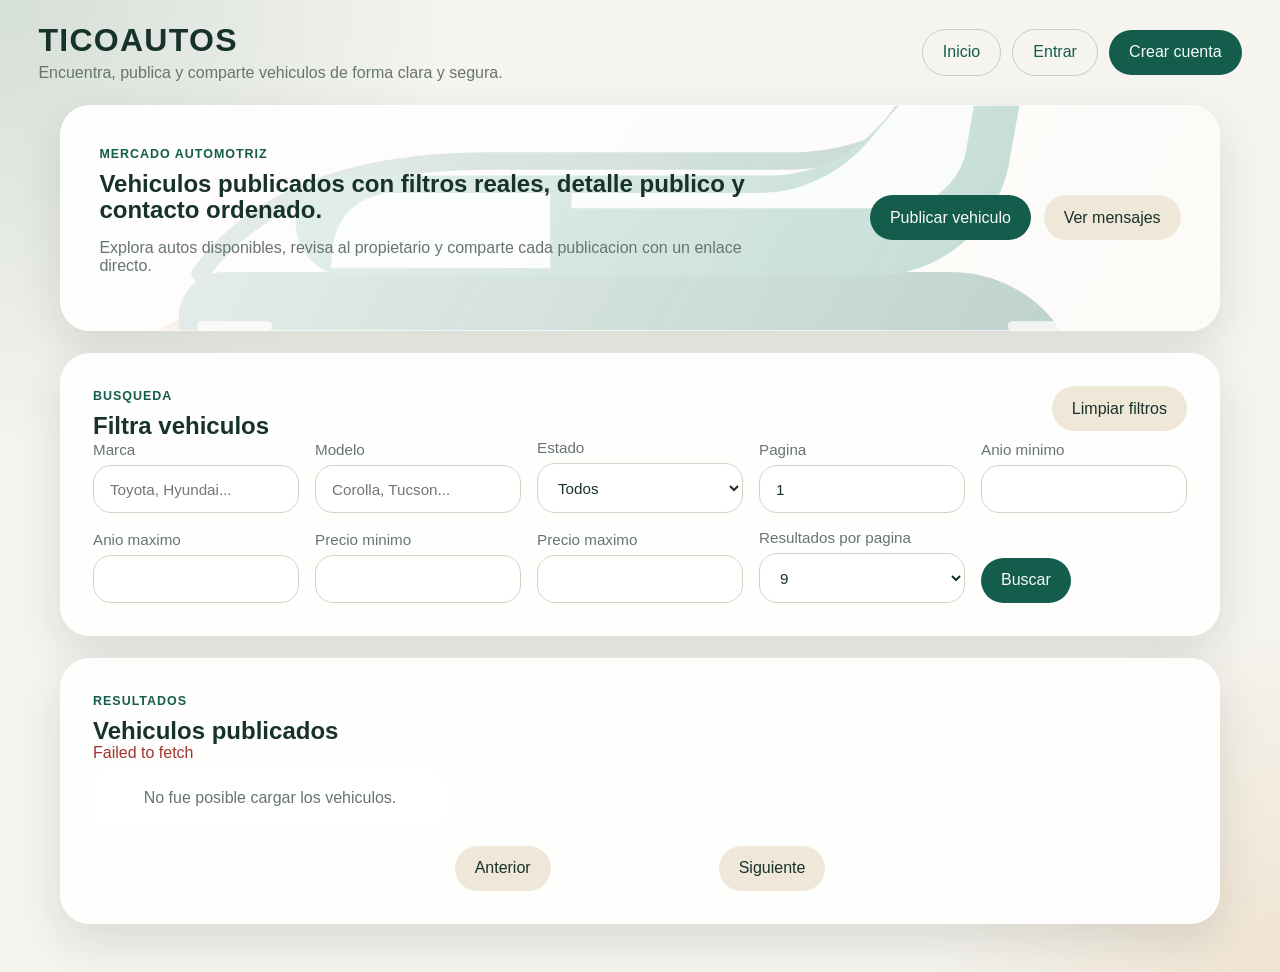
<file: Frontend-TicoAutos/index.html>
<!doctype html>
<html lang="es">
<head>
  <meta charset="utf-8" />
  <meta name="viewport" content="width=device-width, initial-scale=1" />
  <title>TicoAutos | Vehiculos en venta</title>
  <link rel="stylesheet" href="./css/styles.css" />
</head>
<body>
  <header class="site-header">
    <div class="brand-block">
      <a class="brand" href="./index.html">TicoAutos</a>
      <p class="brand-copy">Encuentra, publica y comparte vehiculos de forma clara y segura.</p>
    </div>
    <nav id="navActions" class="nav-actions"></nav>
  </header>

  <main class="page-shell">
    <section class="hero-panel">
      <div>
        <span class="eyebrow">Mercado automotriz</span>
        <h1>Vehiculos publicados con filtros reales, detalle publico y contacto ordenado.</h1>
        <p class="hero-copy">
          Explora autos disponibles, revisa al propietario y comparte cada publicacion con un enlace directo.
        </p>
      </div>
      <div class="hero-actions">
        <a class="btn btn-primary" href="./createVehicle.html" id="heroPublishBtn">Publicar vehiculo</a>
        <a class="btn btn-secondary" href="./questions.html" id="heroQuestionsBtn">Ver mensajes</a>
      </div>
    </section>

    <section class="panel">
      <div class="panel-head">
        <div>
          <span class="eyebrow">Busqueda</span>
          <h2>Filtra vehiculos</h2>
        </div>
        <button type="button" class="btn btn-secondary" id="clearFiltersBtn">Limpiar filtros</button>
      </div>

      <form id="filtersForm" class="filters-grid">
        <label>
          Marca
          <input type="text" id="brand" placeholder="Toyota, Hyundai..." />
        </label>
        <label>
          Modelo
          <input type="text" id="model" placeholder="Corolla, Tucson..." />
        </label>
        <label>
          Estado
          <select id="status">
            <option value="">Todos</option>
            <option value="disponible">Disponible</option>
            <option value="vendido">Vendido</option>
          </select>
        </label>
        <label>
          Pagina
          <input type="number" id="page" min="1" value="1" />
        </label>
        <label>
          Anio minimo
          <input type="number" id="minYear" min="1900" max="2100" />
        </label>
        <label>
          Anio maximo
          <input type="number" id="maxYear" min="1900" max="2100" />
        </label>
        <label>
          Precio minimo
          <input type="number" id="minPrice" min="0" />
        </label>
        <label>
          Precio maximo
          <input type="number" id="maxPrice" min="0" />
        </label>
        <label>
          Resultados por pagina
          <select id="limit">
            <option value="6">6</option>
            <option value="9" selected>9</option>
            <option value="12">12</option>
          </select>
        </label>
        <div class="filters-actions">
          <button type="submit" class="btn btn-primary">Buscar</button>
        </div>
      </form>
    </section>

    <section class="panel">
      <div class="panel-head">
        <div>
          <span class="eyebrow">Resultados</span>
          <h2>Vehiculos publicados</h2>
        </div>
        <p id="resultsMeta" class="panel-meta"></p>
      </div>

      <p id="feedback" class="feedback" aria-live="polite"></p>
      <div id="vehicleList" class="vehicle-grid"></div>

      <div class="pagination">
        <button type="button" class="btn btn-secondary" id="prevPageBtn">Anterior</button>
        <span id="paginationLabel" class="pagination-label"></span>
        <button type="button" class="btn btn-secondary" id="nextPageBtn">Siguiente</button>
      </div>
    </section>
  </main>

  <script src="./js/app.js"></script>
  <script src="./js/index.js"></script>
</body>
</html>
</file>
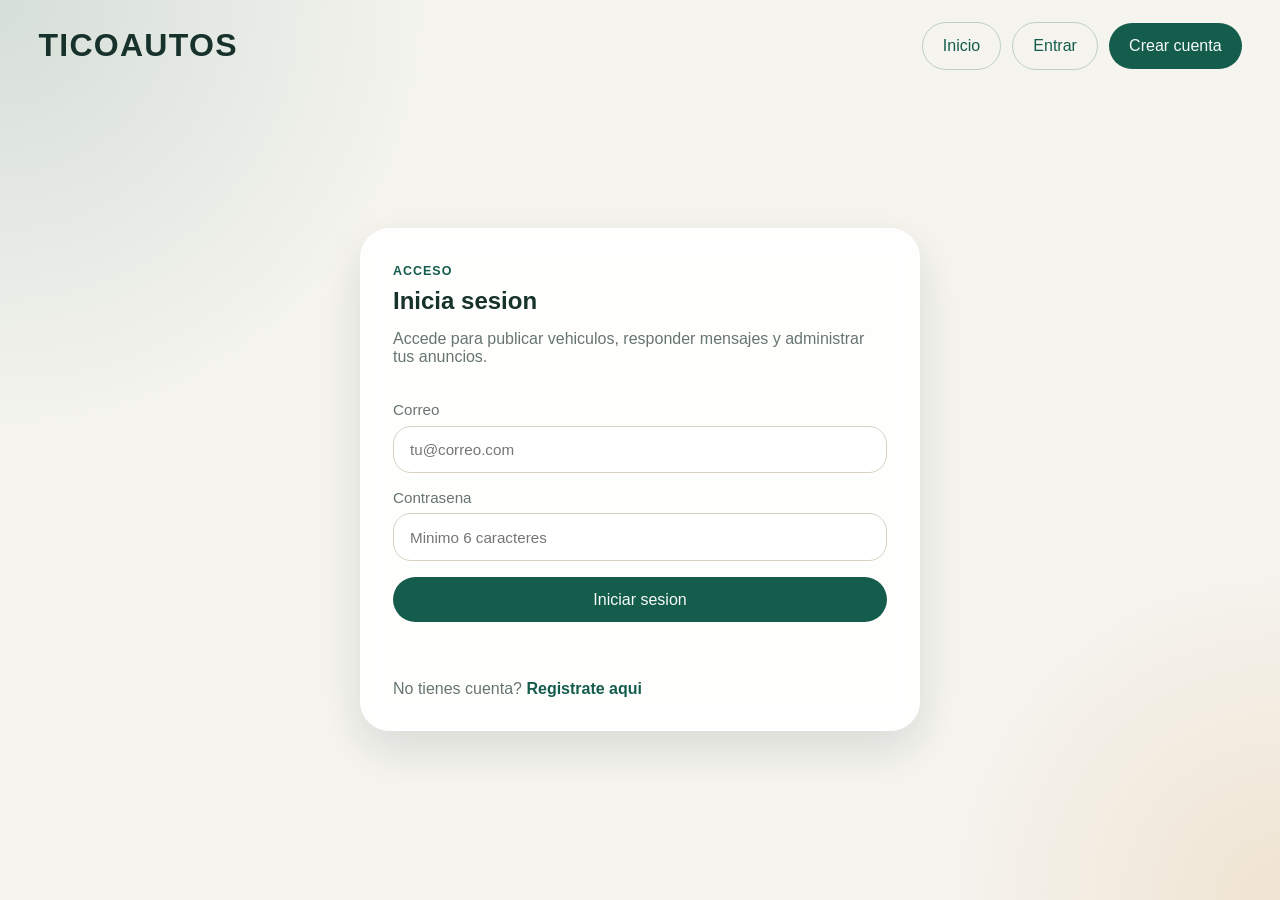
<file: Frontend-TicoAutos/createVehicle.html>
<!doctype html>
<html lang="es">
<head>
  <meta charset="utf-8" />
  <meta name="viewport" content="width=device-width, initial-scale=1" />
  <title>TicoAutos | Publicar vehiculo</title>
  <link rel="stylesheet" href="./css/styles.css" />
  <link rel="stylesheet" href="./css/vehicleForms.css" />
</head>
<body>
  <header class="site-header compact">
    <a class="brand" href="./index.html">TicoAutos</a>
    <nav id="navActions" class="nav-actions"></nav>
  </header>

  <main class="page-shell">
    <section class="vehicle-form-card">
      <div class="panel-head">
        <div>
          <span class="eyebrow">Publicacion</span>
          <h1>Publicar vehiculo</h1>
        </div>
        <a class="btn btn-secondary" href="./index.html">Volver</a>
      </div>

      <form id="vehicleForm" class="vehicle-form" novalidate>
        <div class="vehicle-form-grid">
          <label>
            Marca
            <input type="text" id="brand" required minlength="2" maxlength="50" />
          </label>
          <label>
            Modelo
            <input type="text" id="model" required minlength="1" maxlength="50" />
          </label>
        </div>

        <div class="vehicle-form-grid">
          <label>
            Anio
            <input type="number" id="year" required min="1900" max="2100" />
          </label>
          <label>
            Precio
            <input type="number" id="price" required min="0" />
          </label>
        </div>

        <label>
          Color
          <input type="text" id="color" required minlength="2" maxlength="30" />
        </label>

        <label>
          Imagenes del vehiculo
          <input type="file" id="images" accept="image/png,image/jpeg,image/webp" multiple />
        </label>

        <div id="imagePreview" class="image-preview-grid"></div>

        <button type="submit" class="btn btn-primary" id="saveVehicleBtn">Guardar vehiculo</button>
        <p id="msg" class="feedback" aria-live="polite"></p>
      </form>
    </section>
  </main>

  <script src="./js/app.js"></script>
  <script src="./js/createVehicle.js"></script>
</body>
</html>
</file>
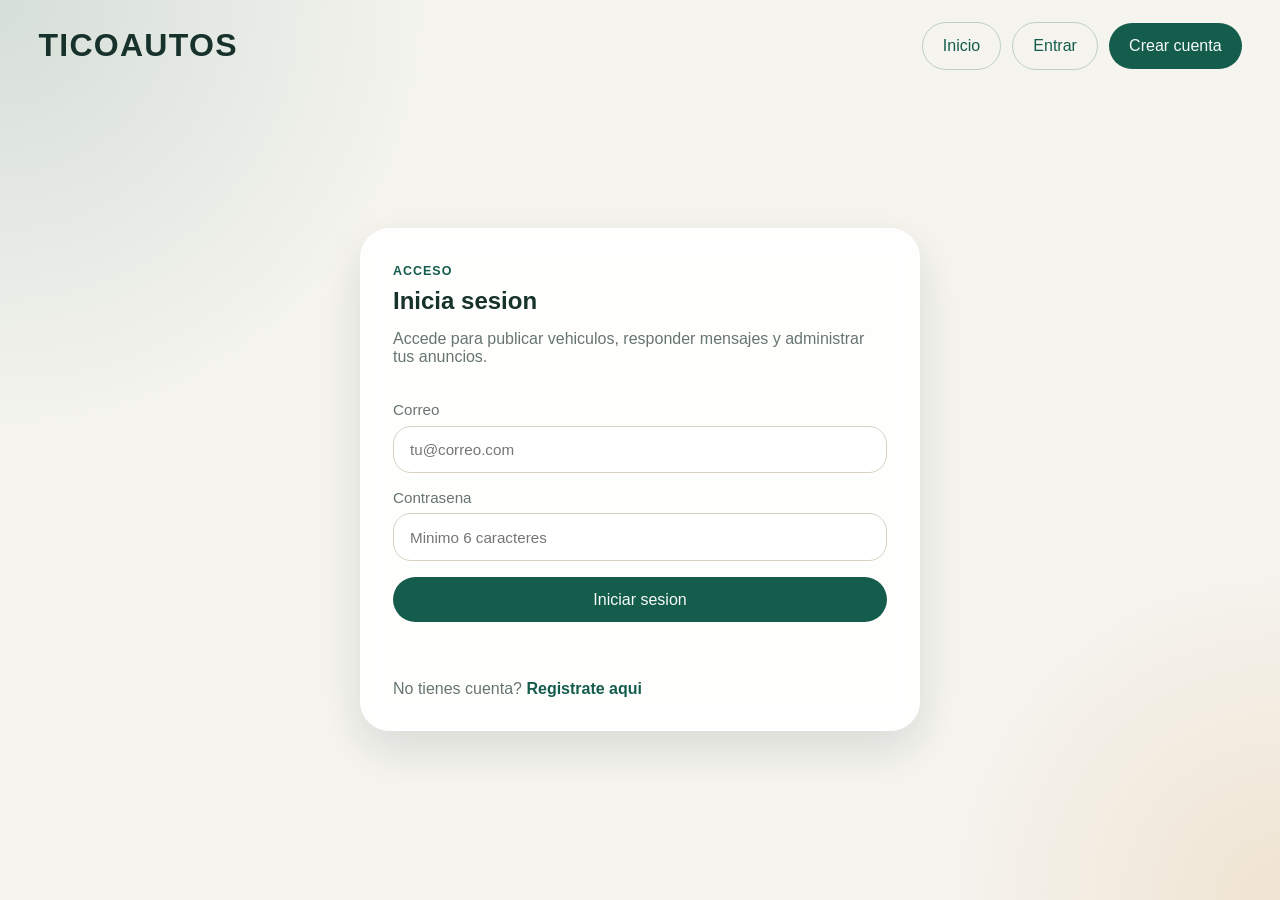
<file: Frontend-TicoAutos/editVehicle.html>
<!doctype html>
<html lang="es">
<head>
  <meta charset="utf-8" />
  <meta name="viewport" content="width=device-width, initial-scale=1" />
  <title>TicoAutos | Editar vehiculo</title>
  <link rel="stylesheet" href="./css/styles.css" />
  <link rel="stylesheet" href="./css/vehicleForms.css" />
</head>
<body>
  <header class="site-header compact">
    <a class="brand" href="./index.html">TicoAutos</a>
    <nav id="navActions" class="nav-actions"></nav>
  </header>

  <main class="page-shell">
    <section class="vehicle-form-card">
      <div class="panel-head">
        <div>
          <span class="eyebrow">Edicion</span>
          <h1>Editar vehiculo</h1>
        </div>
        <a class="btn btn-secondary" href="./index.html">Volver</a>
      </div>

      <form id="editVehicleForm" class="vehicle-form" novalidate>
        <div class="vehicle-form-grid">
          <label>
            Marca
            <input type="text" id="brand" required minlength="2" maxlength="50" />
          </label>
          <label>
            Modelo
            <input type="text" id="model" required minlength="1" maxlength="50" />
          </label>
        </div>

        <div class="vehicle-form-grid">
          <label>
            Anio
            <input type="number" id="year" required min="1900" max="2100" />
          </label>
          <label>
            Precio
            <input type="number" id="price" required min="0" />
          </label>
        </div>

        <label>
          Color
          <input type="text" id="color" required minlength="2" maxlength="30" />
        </label>

        <label>
          Agregar imagenes
          <input type="file" id="images" accept="image/png,image/jpeg,image/webp" multiple />
        </label>

        <div id="currentImages" class="image-preview-grid"></div>
        <div id="imagePreview" class="image-preview-grid"></div>

        <button type="submit" class="btn btn-primary" id="updateVehicleBtn">Actualizar vehiculo</button>
        <p id="msg" class="feedback" aria-live="polite"></p>
      </form>
    </section>
  </main>

  <script src="./js/app.js"></script>
  <script src="./js/editVehicle.js"></script>
</body>
</html>
</file>
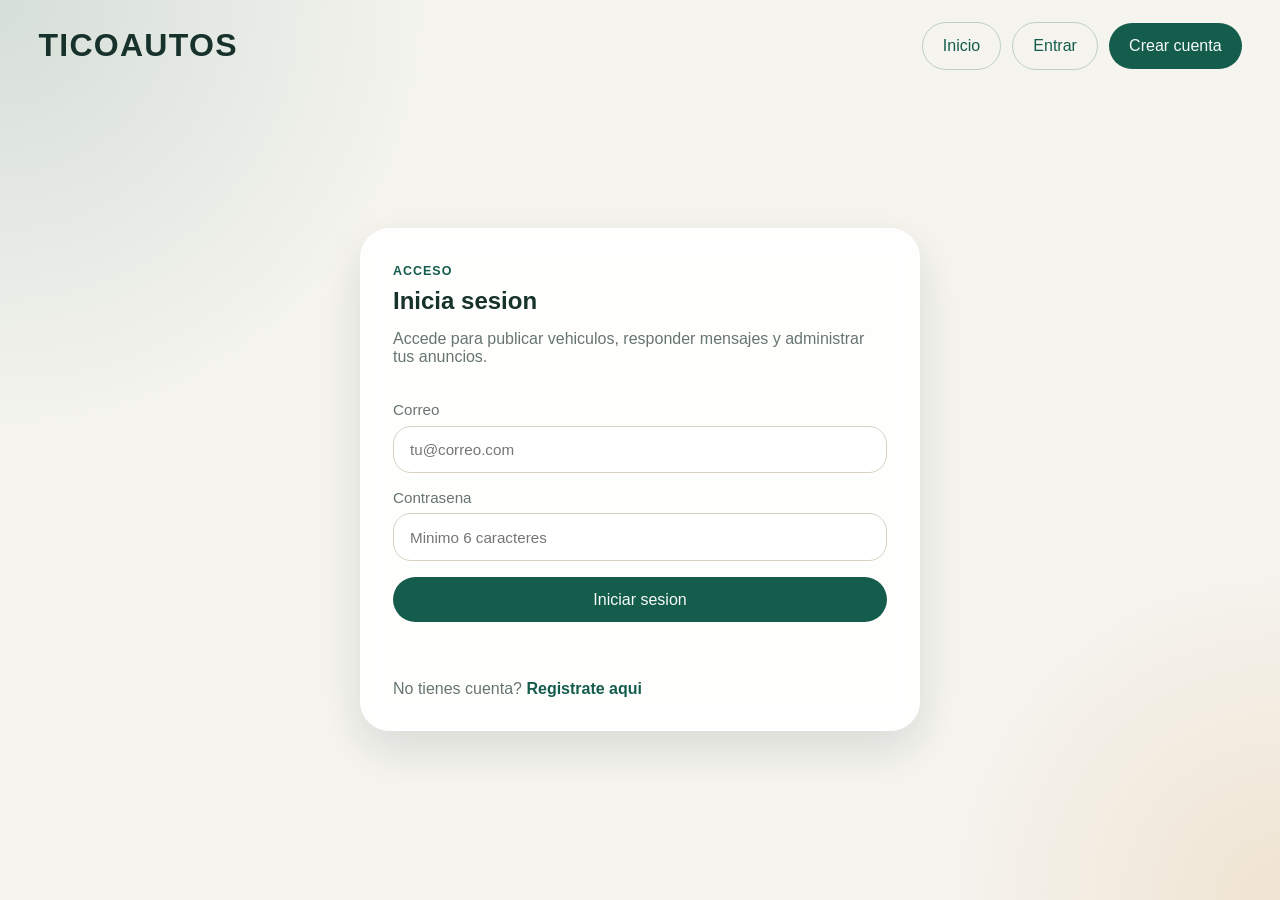
<file: Frontend-TicoAutos/login.html>
<!doctype html>
<html lang="es">
<head>
  <meta charset="utf-8" />
  <meta name="viewport" content="width=device-width, initial-scale=1" />
  <title>TicoAutos | Login</title>
  <link rel="stylesheet" href="./css/styles.css" />
</head>
<body>
  <header class="site-header compact">
    <a class="brand" href="./index.html">TicoAutos</a>
    <nav id="navActions" class="nav-actions"></nav>
  </header>

  <main class="auth-shell">
    <section class="auth-card">
      <div>
        <span class="eyebrow">Acceso</span>
        <h1>Inicia sesion</h1>
        <p class="auth-copy">Accede para publicar vehiculos, responder mensajes y administrar tus anuncios.</p>
      </div>

      <form id="loginForm" class="stack-form" novalidate>
        <label>
          Correo
          <input type="email" id="email" required autocomplete="email" placeholder="tu@correo.com" />
        </label>

        <label>
          Contrasena
          <input type="password" id="password" required minlength="6" autocomplete="current-password" placeholder="Minimo 6 caracteres" />
        </label>

        <button type="submit" class="btn btn-primary" id="btnLogin">Iniciar sesion</button>
        <p id="msg" class="feedback" aria-live="polite"></p>
      </form>

      <p class="auth-link">No tienes cuenta? <a href="./register.html">Registrate aqui</a></p>
    </section>
  </main>

  <script src="./js/app.js"></script>
  <script src="./js/login.js"></script>
</body>
</html>
</file>
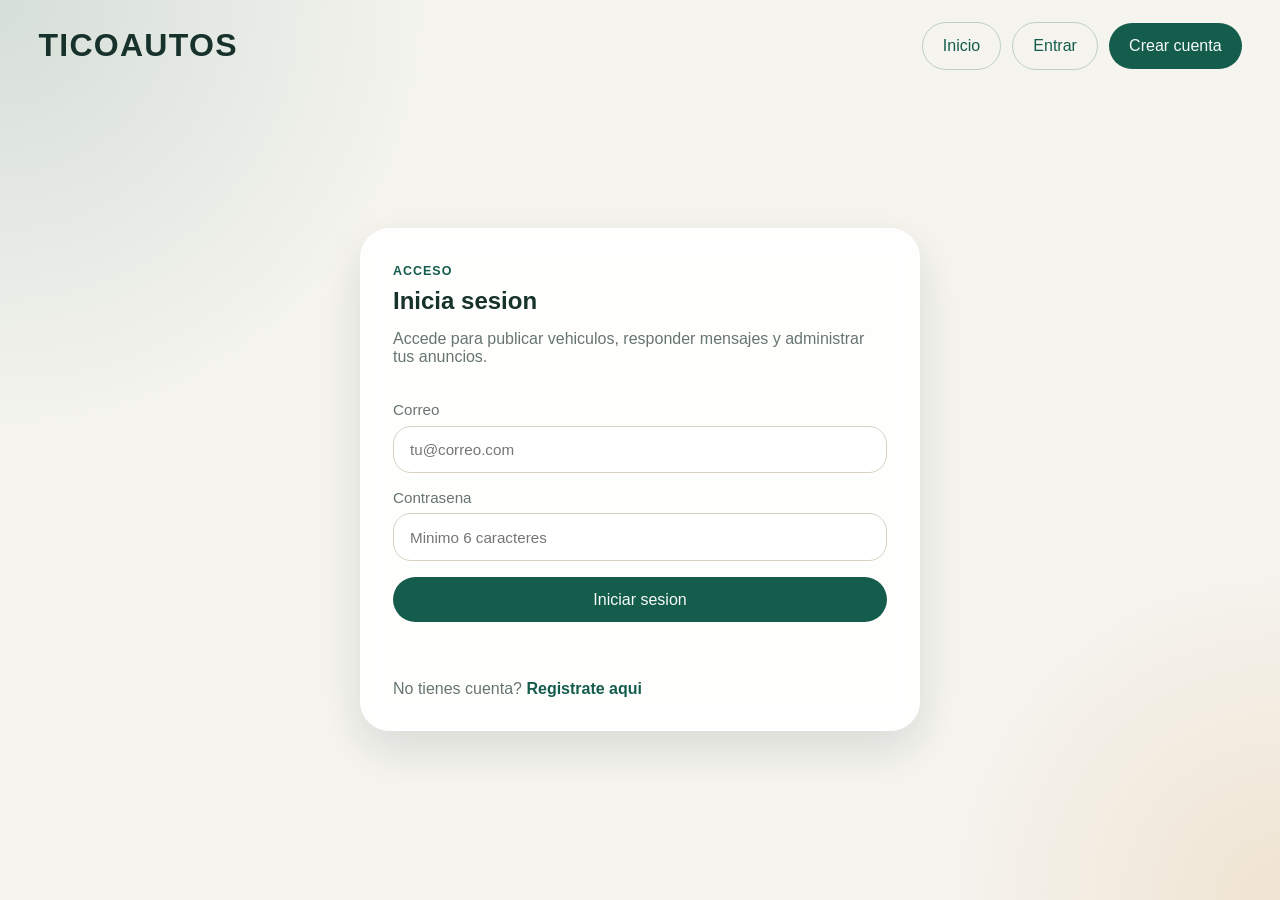
<file: Frontend-TicoAutos/questions.html>
<!doctype html>
<html lang="es">
<head>
  <meta charset="utf-8" />
  <meta name="viewport" content="width=device-width, initial-scale=1" />
  <title>TicoAutos | Mensajes</title>
  <link rel="stylesheet" href="./css/styles.css" />
</head>
<body>
  <header class="site-header">
    <div class="brand-block">
      <a class="brand" href="./index.html">TicoAutos</a>
      <p class="brand-copy">Administra tus conversaciones y responde a las personas interesadas en tus vehiculos.</p>
    </div>
    <nav id="navActions" class="nav-actions"></nav>
  </header>

  <main class="page-shell inbox-layout">
    <section class="panel">
      <div class="panel-head">
        <div>
          <span class="eyebrow">Mi actividad</span>
          <h2>Conversaciones iniciadas</h2>
        </div>
      </div>
      <p id="myConversationsFeedback" class="feedback" aria-live="polite"></p>
      <div id="myConversationsList" class="conversation-list"></div>
    </section>

    <section class="panel">
      <div class="panel-head">
        <div>
          <span class="eyebrow">Propietario</span>
          <h2>Mensajes pendientes</h2>
        </div>
      </div>
      <p id="inboxFeedback" class="feedback" aria-live="polite"></p>
      <div id="inboxList" class="conversation-list"></div>
    </section>

    <section class="panel conversation-panel">
      <div class="panel-head">
        <div>
          <span class="eyebrow">Conversacion</span>
          <h2 id="threadTitle">Selecciona una conversacion</h2>
        </div>
      </div>
      <p id="threadFeedback" class="feedback" aria-live="polite"></p>
      <div id="threadMeta" class="conversation-meta"></div>
      <div id="threadMessages" class="thread-messages empty-state">Selecciona una conversacion para ver el historial.</div>
      <form id="replyForm" class="stack-form" novalidate hidden>
        <label>
          Responder mensaje
          <textarea id="replyText" rows="4" placeholder="Escribe una respuesta clara y profesional."></textarea>
        </label>
        <button type="submit" class="btn btn-primary">Enviar respuesta</button>
      </form>
    </section>
  </main>

  <script src="./js/app.js"></script>
  <script src="./js/questions.js"></script>
</body>
</html>
</file>
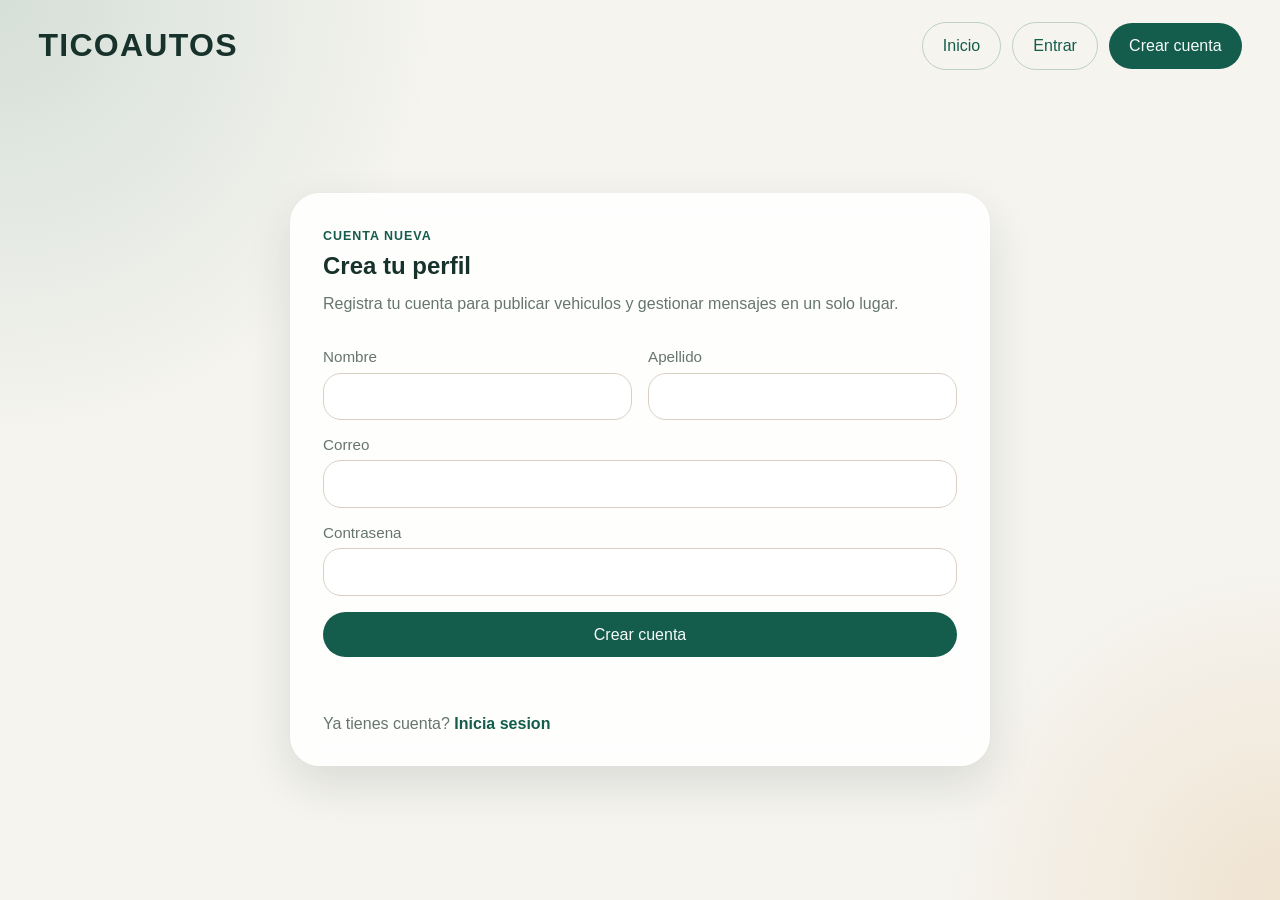
<file: Frontend-TicoAutos/register.html>
<!doctype html>
<html lang="es">
<head>
  <meta charset="utf-8" />
  <meta name="viewport" content="width=device-width, initial-scale=1" />
  <title>TicoAutos | Registro</title>
  <link rel="stylesheet" href="./css/styles.css" />
</head>
<body>
  <header class="site-header compact">
    <a class="brand" href="./index.html">TicoAutos</a>
    <nav id="navActions" class="nav-actions"></nav>
  </header>

  <main class="auth-shell">
    <section class="auth-card wide">
      <div>
        <span class="eyebrow">Cuenta nueva</span>
        <h1>Crea tu perfil</h1>
        <p class="auth-copy">Registra tu cuenta para publicar vehiculos y gestionar mensajes en un solo lugar.</p>
      </div>

      <form id="registerForm" class="stack-form" novalidate>
        <div class="split-fields">
          <label>
            Nombre
            <input type="text" id="name" required minlength="2" autocomplete="given-name" />
          </label>
          <label>
            Apellido
            <input type="text" id="lastname" required minlength="2" autocomplete="family-name" />
          </label>
        </div>

        <label>
          Correo
          <input type="email" id="email" required autocomplete="email" />
        </label>

        <label>
          Contrasena
          <input type="password" id="password" required minlength="6" autocomplete="new-password" />
        </label>

        <button type="submit" class="btn btn-primary" id="btnRegister">Crear cuenta</button>
        <p id="msg" class="feedback" aria-live="polite"></p>
      </form>

      <p class="auth-link">Ya tienes cuenta? <a href="./login.html">Inicia sesion</a></p>
    </section>
  </main>

  <script src="./js/app.js"></script>
  <script src="./js/register.js"></script>
</body>
</html>
</file>
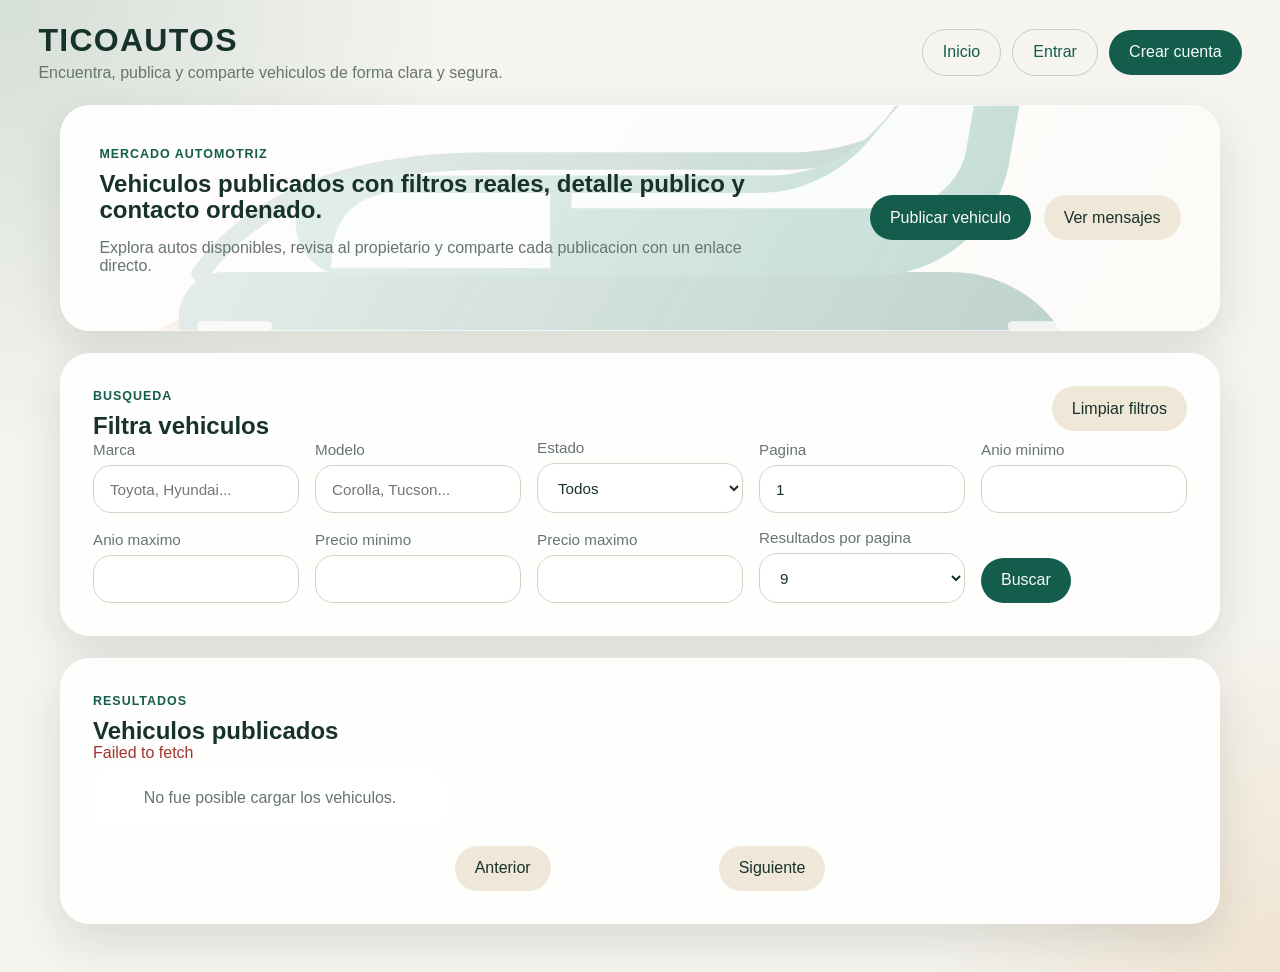
<file: Frontend-TicoAutos/vehicle.html>
<!doctype html>
<html lang="es">
<head>
  <meta charset="utf-8" />
  <meta name="viewport" content="width=device-width, initial-scale=1" />
  <title>TicoAutos | Detalle del vehiculo</title>
  <link rel="stylesheet" href="./css/styles.css" />
</head>
<body>
  <header class="site-header">
    <div class="brand-block">
      <a class="brand" href="./index.html">TicoAutos</a>
      <p class="brand-copy">Detalle visual del vehiculo y canal de contacto con su propietario.</p>
    </div>
    <nav id="navActions" class="nav-actions"></nav>
  </header>

  <main class="page-shell">
    <p id="vehicleFeedback" class="feedback" aria-live="polite"></p>

    <section id="vehicleDetail" class="detail-layout"></section>

    <section class="panel" id="questionPanel">
      <div class="panel-head">
        <div>
          <span class="eyebrow">Mensajeria</span>
          <h2>Hablar con el dueno</h2>
        </div>
        <a class="btn btn-secondary" href="./questions.html" id="questionsPageBtn">Ir a bandeja</a>
      </div>

      <form id="questionForm" class="stack-form" novalidate>
        <label>
          Escribe tu mensaje
          <textarea id="questionText" rows="4" placeholder="Hola, me interesa este vehiculo. Sigue disponible?"></textarea>
        </label>
        <button type="submit" class="btn btn-primary" id="askBtn">Enviar mensaje</button>
      </form>

      <div id="questionPrompt" class="empty-state"></div>
      <div id="conversationList" class="thread-messages"></div>
    </section>
  </main>

  <script src="./js/app.js"></script>
  <script src="./js/vehicle.js"></script>
</body>
</html>
</file>
<file: Frontend-TicoAutos/css/styles.css>
:root {
  --bg: #f5f4ef;
  --surface: rgba(255, 255, 255, 0.88);
  --surface-strong: #ffffff;
  --line: #d8d0c2;
  --text: #17312b;
  --muted: #67756f;
  --accent: #145c4b;
  --accent-strong: #0f4a3c;
  --accent-soft: #dff1eb;
  --danger: #a1362a;
  --shadow: 0 18px 45px rgba(26, 42, 34, 0.12);
}

* {
  box-sizing: border-box;
}

html {
  scroll-behavior: smooth;
}

body {
  margin: 0;
  min-height: 100vh;
  font-family: "Trebuchet MS", "Segoe UI", sans-serif;
  color: var(--text);
  background:
    radial-gradient(circle at top left, rgba(20, 92, 75, 0.14), transparent 28%),
    radial-gradient(circle at bottom right, rgba(217, 152, 74, 0.18), transparent 22%),
    var(--bg);
}

a {
  color: inherit;
  text-decoration: none;
}

button,
input,
select,
textarea {
  font: inherit;
}

button,
.btn {
  border: none;
  border-radius: 999px;
  cursor: pointer;
  transition: transform 0.2s ease, box-shadow 0.2s ease, background 0.2s ease;
}

button:hover,
.btn:hover {
  transform: translateY(-1px);
}

input,
select,
textarea {
  width: 100%;
  padding: 0.9rem 1rem;
  border: 1px solid var(--line);
  border-radius: 18px;
  background: rgba(255, 255, 255, 0.9);
  color: var(--text);
  outline: none;
}

input:focus,
select:focus,
textarea:focus {
  border-color: var(--accent);
  box-shadow: 0 0 0 4px rgba(20, 92, 75, 0.12);
}

label {
  display: grid;
  gap: 0.45rem;
  color: var(--muted);
  font-size: 0.95rem;
}

.site-header {
  display: flex;
  align-items: center;
  justify-content: space-between;
  gap: 1.25rem;
  padding: 1.4rem clamp(1rem, 3vw, 2.5rem);
}

.site-header.compact {
  padding-bottom: 0.5rem;
}

.brand-block {
  display: grid;
  gap: 0.3rem;
}

.brand {
  font-size: clamp(1.6rem, 3vw, 2rem);
  font-weight: 800;
  letter-spacing: 0.04em;
  text-transform: uppercase;
}

.brand-copy {
  margin: 0;
  max-width: 34rem;
  color: var(--muted);
}

.nav-actions {
  display: flex;
  align-items: center;
  gap: 0.7rem;
  flex-wrap: wrap;
  justify-content: flex-end;
}

.nav-user {
  color: var(--muted);
  font-size: 0.95rem;
  padding-right: 0.4rem;
}

.nav-link-with-badge {
  position: relative;
}

.nav-badge {
  min-width: 1.35rem;
  height: 1.35rem;
  padding: 0 0.35rem;
  border-radius: 999px;
  display: inline-flex;
  align-items: center;
  justify-content: center;
  background: var(--danger);
  color: #fff;
  font-size: 0.72rem;
  font-weight: 800;
}

.btn {
  display: inline-flex;
  align-items: center;
  justify-content: center;
  gap: 0.4rem;
  padding: 0.85rem 1.25rem;
}

.btn-primary {
  background: var(--accent);
  color: #f7fbfa;
}

.btn-primary:hover {
  background: var(--accent-strong);
}

.btn-secondary {
  background: #efe7d8;
  color: var(--text);
}

.btn-ghost {
  background: transparent;
  color: var(--accent);
  border: 1px solid rgba(20, 92, 75, 0.24);
}

.btn-ghost.danger {
  color: var(--danger);
  border-color: rgba(161, 54, 42, 0.25);
}

.page-shell {
  width: min(1160px, calc(100% - 2rem));
  margin: 0 auto 3rem;
  display: grid;
  gap: 1.4rem;
}

.two-column {
  grid-template-columns: repeat(2, minmax(0, 1fr));
  align-items: start;
}

.hero-panel,
.panel,
.auth-card,
.vehicle-form-card {
  background: var(--surface);
  backdrop-filter: blur(12px);
  border: 1px solid rgba(255, 255, 255, 0.65);
  border-radius: 30px;
  box-shadow: var(--shadow);
}

.hero-panel {
  display: grid;
  grid-template-columns: 1.4fr 0.8fr;
  gap: 1.2rem;
  padding: clamp(1.5rem, 4vw, 2.4rem);
  background-image: linear-gradient(120deg, rgba(255, 255, 255, 0.92), rgba(255, 255, 255, 0.7)), url("../assets/car-hero.svg");
  background-position: center;
  background-size: cover;
}

.hero-panel h1,
.panel h2,
.auth-card h1,
.vehicle-form-card h1 {
  margin: 0;
  line-height: 1.1;
}

.hero-copy,
.auth-copy,
.panel-meta,
.conversation-meta {
  color: var(--muted);
}

.hero-actions {
  display: flex;
  gap: 0.8rem;
  align-items: center;
  justify-content: flex-end;
  flex-wrap: wrap;
}

.eyebrow {
  display: inline-flex;
  margin-bottom: 0.6rem;
  color: var(--accent);
  font-weight: 700;
  text-transform: uppercase;
  letter-spacing: 0.08em;
  font-size: 0.78rem;
}

.panel,
.auth-card,
.vehicle-form-card {
  padding: clamp(1.3rem, 3vw, 2rem);
}

.panel-head,
.detail-header,
.conversation-head {
  display: flex;
  justify-content: space-between;
  align-items: flex-start;
  gap: 1rem;
}

.filters-grid,
.stack-form,
.vehicle-form {
  display: grid;
  gap: 1rem;
}

.filters-grid {
  grid-template-columns: repeat(5, minmax(0, 1fr));
  align-items: end;
}

.filters-actions {
  display: flex;
  align-items: end;
}

.feedback {
  min-height: 1.4rem;
  margin: 0;
  color: var(--muted);
}

.feedback.success {
  color: var(--accent-strong);
}

.feedback.error {
  color: var(--danger);
}

.vehicle-grid,
.conversation-list {
  display: grid;
  gap: 1rem;
}

.vehicle-grid {
  grid-template-columns: repeat(3, minmax(0, 1fr));
}

.vehicle-card,
.conversation-card,
.detail-box {
  background: var(--surface-strong);
  border-radius: 24px;
  padding: 1.2rem;
  border: 1px solid rgba(23, 49, 43, 0.08);
}

.card-top,
.card-actions,
.owner-actions,
.pagination {
  display: flex;
  align-items: center;
  justify-content: space-between;
  gap: 0.75rem;
  flex-wrap: wrap;
}

.card-price,
.detail-price {
  font-size: clamp(1.4rem, 3vw, 2rem);
  font-weight: 800;
  color: var(--accent);
}

.vehicle-card h3,
.conversation-card h3 {
  margin: 0.35rem 0;
}

.vehicle-cover,
.message-vehicle-thumb {
  width: 100%;
  object-fit: cover;
  border-radius: 18px;
  background: #efe7d8;
}

.vehicle-cover {
  height: 220px;
  margin-bottom: 1rem;
}

.message-vehicle-thumb {
  height: 160px;
  margin: 0.4rem 0 1rem;
}

.vehicle-specs,
.owner-line {
  margin: 0.25rem 0;
  color: var(--muted);
}

.badge {
  display: inline-flex;
  align-items: center;
  justify-content: center;
  border-radius: 999px;
  padding: 0.45rem 0.8rem;
  font-size: 0.8rem;
  font-weight: 700;
  text-transform: capitalize;
}

.badge.available {
  background: var(--accent-soft);
  color: var(--accent-strong);
}

.badge.sold {
  background: #f2d9cf;
  color: var(--danger);
}

.pagination {
  justify-content: center;
  margin-top: 1rem;
}

.pagination-label {
  min-width: 9rem;
  text-align: center;
  color: var(--muted);
}

.auth-shell {
  width: min(720px, calc(100% - 2rem));
  min-height: calc(100vh - 6rem);
  margin: 0 auto;
  display: grid;
  place-items: center;
}

.auth-card {
  width: 100%;
  max-width: 560px;
  display: grid;
  gap: 1.2rem;
}

.auth-card.wide {
  max-width: 700px;
}

.auth-link {
  margin: 0;
  color: var(--muted);
}

.auth-link a {
  color: var(--accent);
  font-weight: 700;
}

.split-fields {
  display: grid;
  grid-template-columns: repeat(2, minmax(0, 1fr));
  gap: 1rem;
}

.detail-layout {
  display: grid;
  gap: 1rem;
}

.inbox-layout {
  display: grid;
  grid-template-columns: minmax(0, 0.95fr) minmax(0, 0.95fr) minmax(0, 1.15fr);
  gap: 1rem;
  align-items: start;
}

.vehicle-gallery {
  display: grid;
  grid-template-columns: repeat(auto-fit, minmax(220px, 1fr));
  gap: 0.85rem;
  margin-bottom: 1.2rem;
}

.vehicle-gallery-image {
  width: 100%;
  height: 240px;
  border-radius: 24px;
  object-fit: cover;
  background: #efe7d8;
  border: 1px solid rgba(23, 49, 43, 0.08);
}

.detail-grid {
  display: grid;
  grid-template-columns: 1.1fr 0.9fr;
  gap: 1rem;
}

.detail-list {
  margin: 0;
  padding-left: 1rem;
  color: var(--muted);
  display: grid;
  gap: 0.55rem;
}

.conversation-summary {
  display: grid;
  gap: 0.85rem;
}

.conversation-panel {
  display: grid;
  gap: 1rem;
  min-height: 100%;
}

.thread-messages {
  display: grid;
  gap: 0.85rem;
  max-height: 31rem;
  overflow-y: auto;
  padding-right: 0.25rem;
}

.message-bubble {
  max-width: 88%;
  padding: 0.95rem 1rem;
  border-radius: 22px;
  display: grid;
  gap: 0.5rem;
  background: #fff;
  border: 1px solid rgba(23, 49, 43, 0.08);
}

.message-bubble p {
  margin: 0;
  white-space: pre-wrap;
}

.message-bubble.incoming {
  justify-self: start;
  border-top-left-radius: 10px;
  background: #f8f2e6;
}

.message-bubble.outgoing {
  justify-self: end;
  border-top-right-radius: 10px;
  background: var(--accent-soft);
}

.answer-box {
  margin-top: 1rem;
  padding: 1rem;
  border-radius: 18px;
  background: var(--accent-soft);
}

.answer-box.pending {
  background: #f4ecdd;
}

.answer-form {
  display: grid;
  gap: 0.75rem;
  margin-top: 1rem;
}

.empty-state {
  padding: 1.4rem;
  text-align: center;
  border-radius: 22px;
  background: rgba(255, 255, 255, 0.74);
  color: var(--muted);
}

.empty-state.compact {
  padding: 1rem;
}

.image-preview-grid {
  display: grid;
  grid-template-columns: repeat(auto-fit, minmax(120px, 1fr));
  gap: 0.75rem;
}

.preview-thumb {
  width: 100%;
  height: 110px;
  object-fit: cover;
  border-radius: 16px;
  border: 1px solid rgba(23, 49, 43, 0.08);
  background: #efe7d8;
}

textarea {
  resize: vertical;
  min-height: 7rem;
}

@media (max-width: 980px) {
  .hero-panel,
  .filters-grid,
  .vehicle-grid,
  .two-column,
  .detail-grid,
  .inbox-layout {
    grid-template-columns: 1fr;
  }

  .hero-actions,
  .panel-head,
  .detail-header,
  .conversation-head {
    align-items: stretch;
  }
}

@media (max-width: 720px) {
  .site-header {
    align-items: flex-start;
    flex-direction: column;
  }

  .split-fields {
    grid-template-columns: 1fr;
  }

  .page-shell {
    width: min(100% - 1rem, 1160px);
  }
}
</file>
<file: Frontend-TicoAutos/css/vehicleForms.css>
.vehicle-form-card {
  width: min(760px, 100%);
  margin: 0 auto;
}

.vehicle-form-grid {
  display: grid;
  grid-template-columns: repeat(2, minmax(0, 1fr));
  gap: 1rem;
}

@media (max-width: 760px) {
  .vehicle-form-grid {
    grid-template-columns: 1fr;
  }
}
</file>
